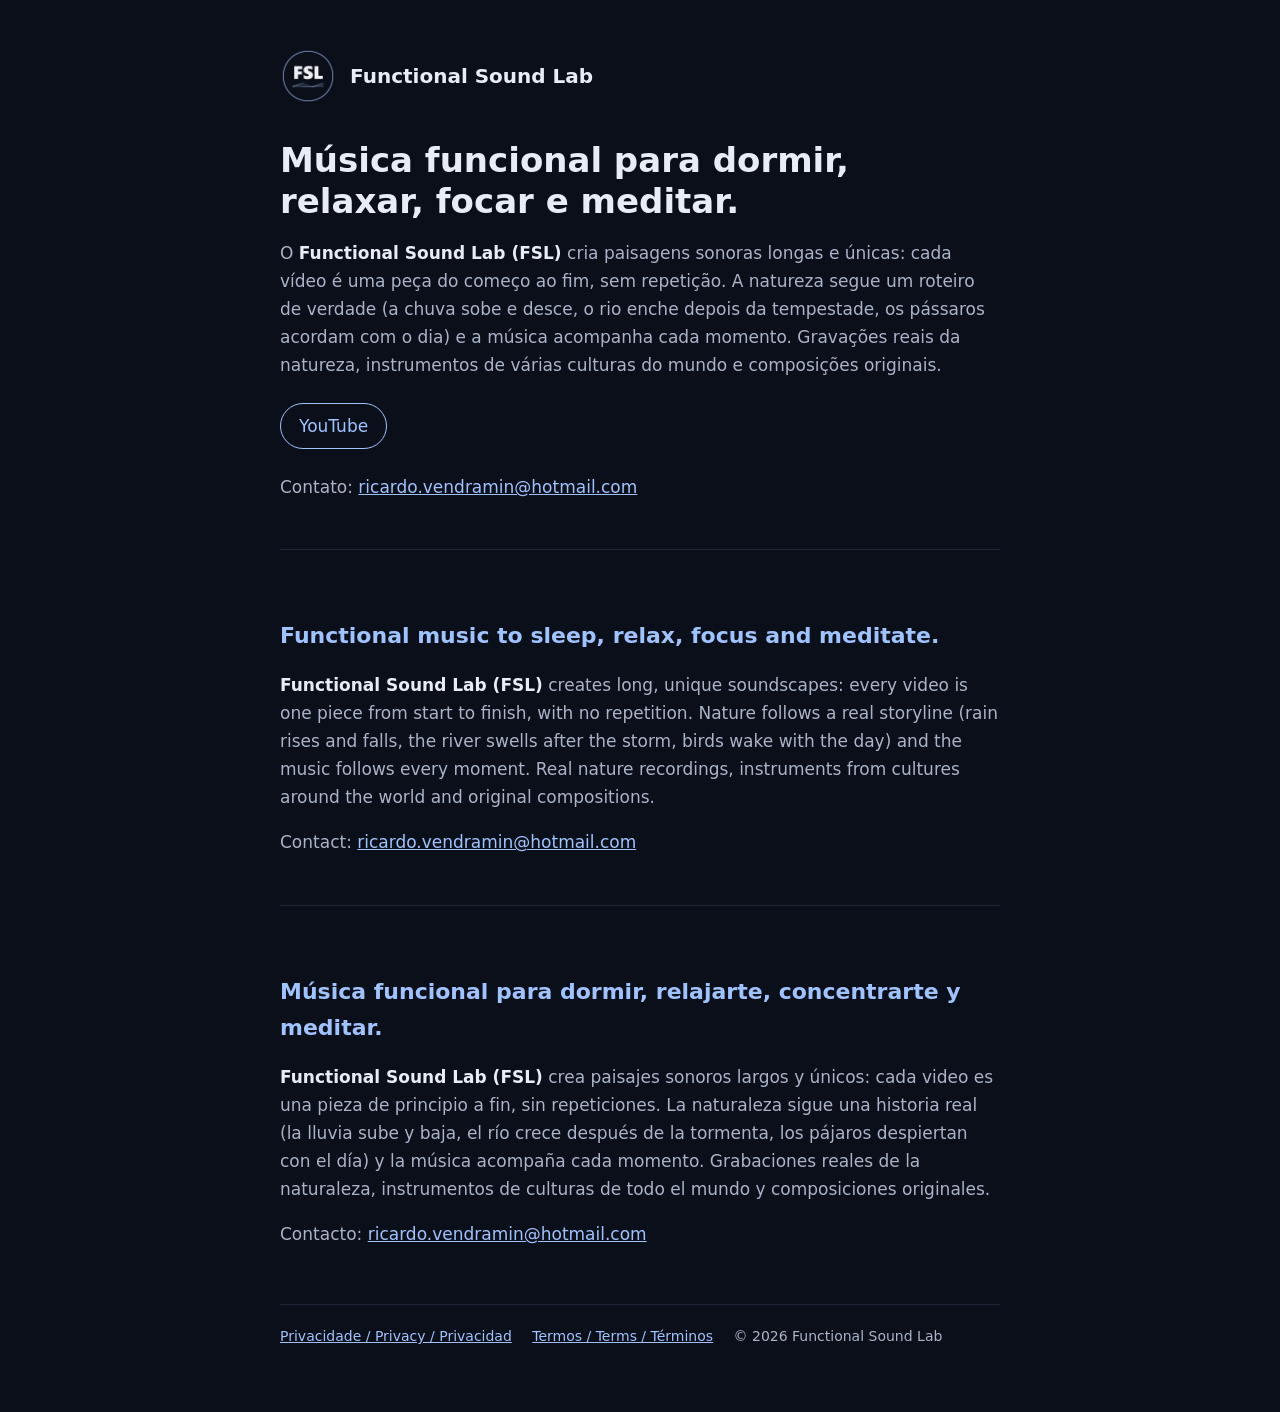
<file: index.html>
<!doctype html>
<html lang="pt-BR">
<head>
<meta charset="utf-8">
<meta name="viewport" content="width=device-width, initial-scale=1">
<title>Functional Sound Lab</title>
<meta name="description" content="Functional Sound Lab: música funcional para dormir, relaxar, focar e meditar. Functional music to sleep, relax, focus and meditate.">
<link rel="icon" href="logo.png">
<link rel="stylesheet" href="estilo.css">
</head>
<body>
<main>
<header><img src="logo.png" alt="FSL"><a href="index.html">Functional Sound Lab</a></header>

<h1>Música funcional para dormir, relaxar, focar e meditar.</h1>
<p>O <strong>Functional Sound Lab (FSL)</strong> cria paisagens sonoras longas e únicas: cada vídeo é uma peça
do começo ao fim, sem repetição. A natureza segue um roteiro de verdade (a chuva sobe e desce, o rio enche
depois da tempestade, os pássaros acordam com o dia) e a música acompanha cada momento. Gravações reais da
natureza, instrumentos de várias culturas do mundo e composições originais.</p>
<div class="botoes">
  <a href="https://www.youtube.com/@FunctionalSoundLab">YouTube</a>
</div>
<p>Contato: <a href="mailto:ricardo.vendramin@hotmail.com">ricardo.vendramin@hotmail.com</a></p>

<section class="idioma" lang="en">
<h2>Functional music to sleep, relax, focus and meditate.</h2>
<p><strong>Functional Sound Lab (FSL)</strong> creates long, unique soundscapes: every video is one piece from
start to finish, with no repetition. Nature follows a real storyline (rain rises and falls, the river swells
after the storm, birds wake with the day) and the music follows every moment. Real nature recordings,
instruments from cultures around the world and original compositions.</p>
<p>Contact: <a href="mailto:ricardo.vendramin@hotmail.com">ricardo.vendramin@hotmail.com</a></p>
</section>

<section class="idioma" lang="es">
<h2>Música funcional para dormir, relajarte, concentrarte y meditar.</h2>
<p><strong>Functional Sound Lab (FSL)</strong> crea paisajes sonoros largos y únicos: cada video es una pieza de
principio a fin, sin repeticiones. La naturaleza sigue una historia real (la lluvia sube y baja, el río crece
después de la tormenta, los pájaros despiertan con el día) y la música acompaña cada momento. Grabaciones reales
de la naturaleza, instrumentos de culturas de todo el mundo y composiciones originales.</p>
<p>Contacto: <a href="mailto:ricardo.vendramin@hotmail.com">ricardo.vendramin@hotmail.com</a></p>
</section>

<footer>
  <a href="privacidade.html">Privacidade / Privacy / Privacidad</a>
  <a href="termos.html">Termos / Terms / Términos</a>
  <span>© 2026 Functional Sound Lab</span>
</footer>
</main>
</body>
</html>
</file>
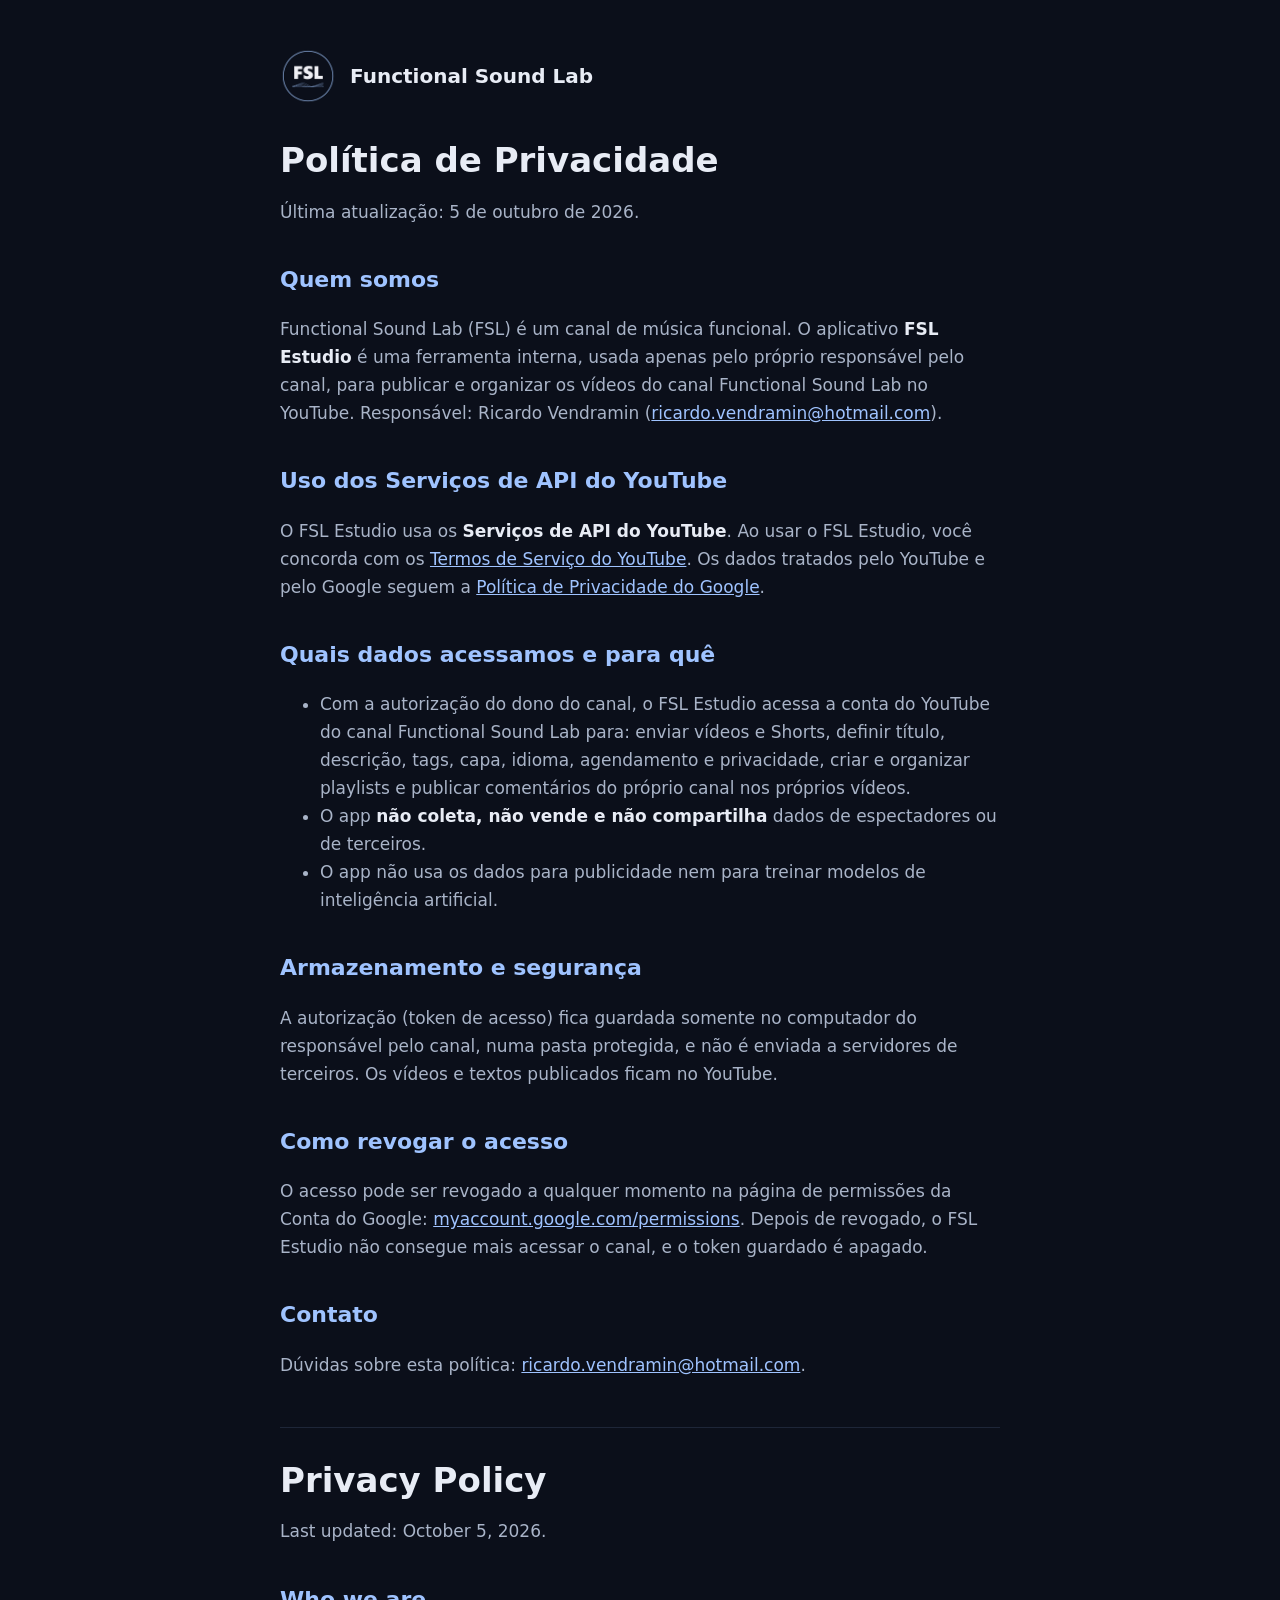
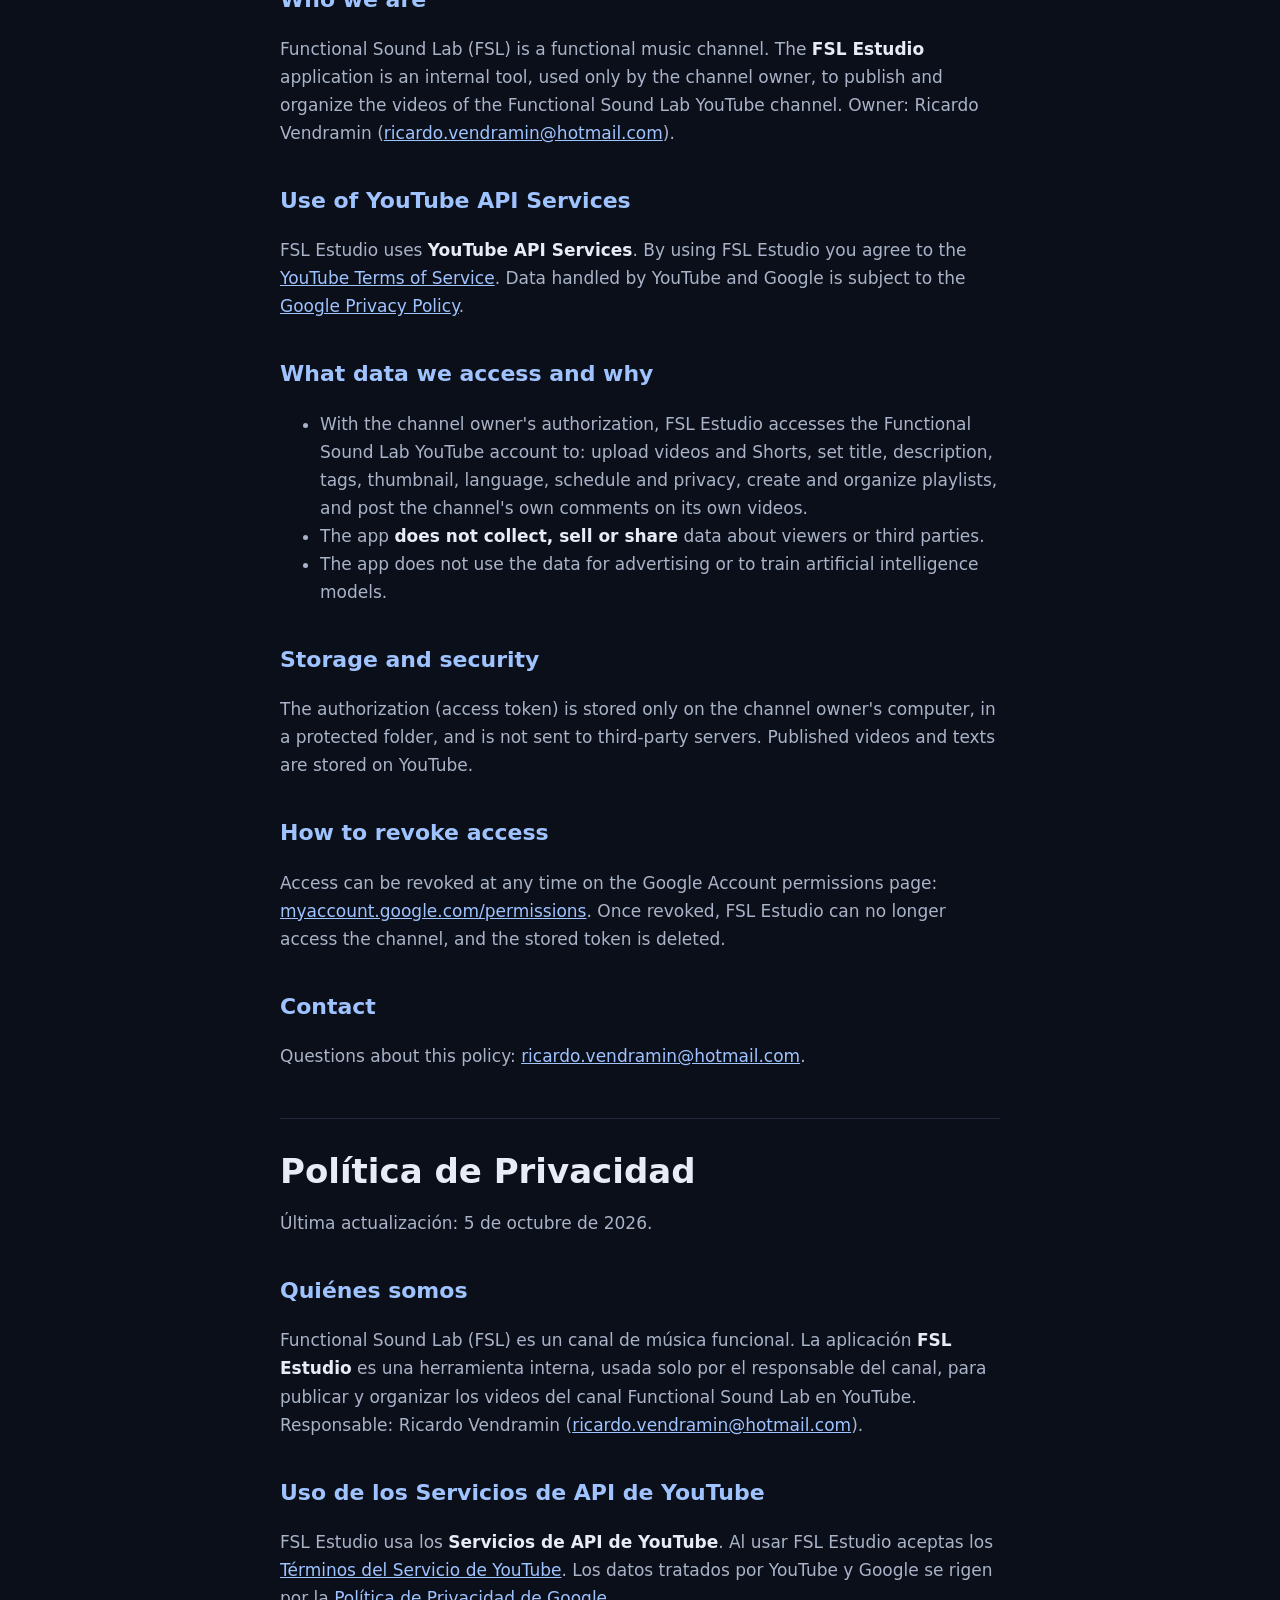
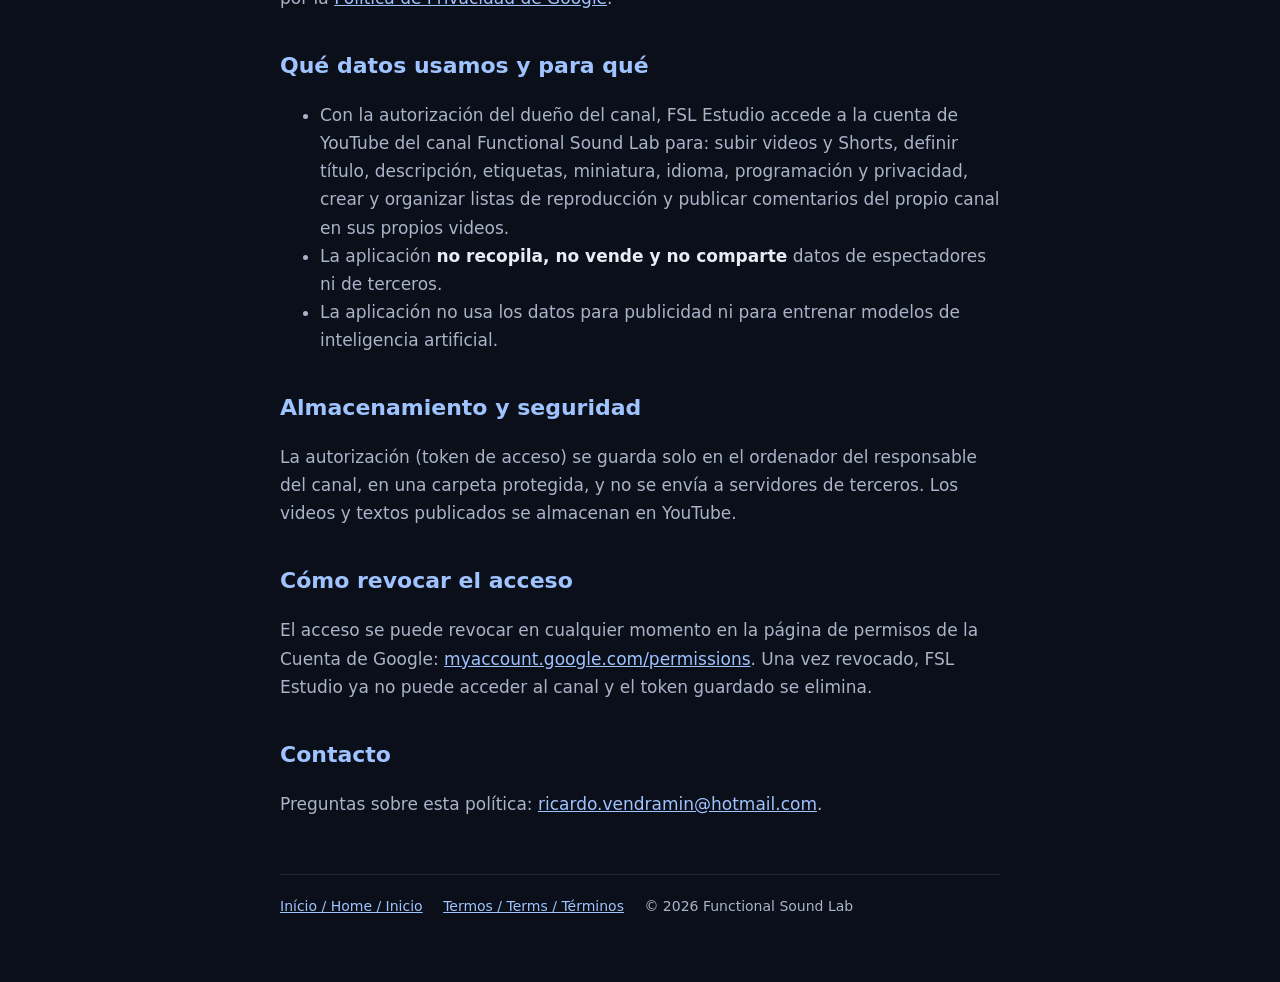
<file: privacidade.html>
<!doctype html>
<html lang="pt-BR">
<head>
<meta charset="utf-8">
<meta name="viewport" content="width=device-width, initial-scale=1">
<title>Política de Privacidade | Functional Sound Lab</title>
<link rel="icon" href="logo.png">
<link rel="stylesheet" href="estilo.css">
</head>
<body>
<main>
<header><img src="logo.png" alt="FSL"><a href="index.html">Functional Sound Lab</a></header>

<h1>Política de Privacidade</h1>
<p>Última atualização: 5 de outubro de 2026.</p>

<h2>Quem somos</h2>
<p>Functional Sound Lab (FSL) é um canal de música funcional. O aplicativo <strong>FSL Estudio</strong> é uma
ferramenta interna, usada apenas pelo próprio responsável pelo canal, para publicar e organizar os vídeos do
canal Functional Sound Lab no YouTube. Responsável: Ricardo Vendramin
(<a href="mailto:ricardo.vendramin@hotmail.com">ricardo.vendramin@hotmail.com</a>).</p>

<h2>Uso dos Serviços de API do YouTube</h2>
<p>O FSL Estudio usa os <strong>Serviços de API do YouTube</strong>. Ao usar o FSL Estudio, você concorda com os
<a href="https://www.youtube.com/t/terms">Termos de Serviço do YouTube</a>. Os dados tratados pelo YouTube e pelo
Google seguem a <a href="https://policies.google.com/privacy">Política de Privacidade do Google</a>.</p>

<h2>Quais dados acessamos e para quê</h2>
<ul>
  <li>Com a autorização do dono do canal, o FSL Estudio acessa a conta do YouTube do canal Functional Sound Lab
  para: enviar vídeos e Shorts, definir título, descrição, tags, capa, idioma, agendamento e privacidade, criar
  e organizar playlists e publicar comentários do próprio canal nos próprios vídeos.</li>
  <li>O app <strong>não coleta, não vende e não compartilha</strong> dados de espectadores ou de terceiros.</li>
  <li>O app não usa os dados para publicidade nem para treinar modelos de inteligência artificial.</li>
</ul>

<h2>Armazenamento e segurança</h2>
<p>A autorização (token de acesso) fica guardada somente no computador do responsável pelo canal, numa pasta
protegida, e não é enviada a servidores de terceiros. Os vídeos e textos publicados ficam no YouTube.</p>

<h2>Como revogar o acesso</h2>
<p>O acesso pode ser revogado a qualquer momento na página de permissões da Conta do Google:
<a href="https://myaccount.google.com/permissions">myaccount.google.com/permissions</a>. Depois de revogado, o
FSL Estudio não consegue mais acessar o canal, e o token guardado é apagado.</p>

<h2>Contato</h2>
<p>Dúvidas sobre esta política: <a href="mailto:ricardo.vendramin@hotmail.com">ricardo.vendramin@hotmail.com</a>.</p>

<section class="idioma" lang="en">
<h1>Privacy Policy</h1>
<p>Last updated: October 5, 2026.</p>
<h2>Who we are</h2>
<p>Functional Sound Lab (FSL) is a functional music channel. The <strong>FSL Estudio</strong> application is an
internal tool, used only by the channel owner, to publish and organize the videos of the Functional Sound Lab
YouTube channel. Owner: Ricardo Vendramin (<a href="mailto:ricardo.vendramin@hotmail.com">ricardo.vendramin@hotmail.com</a>).</p>
<h2>Use of YouTube API Services</h2>
<p>FSL Estudio uses <strong>YouTube API Services</strong>. By using FSL Estudio you agree to the
<a href="https://www.youtube.com/t/terms">YouTube Terms of Service</a>. Data handled by YouTube and Google is
subject to the <a href="https://policies.google.com/privacy">Google Privacy Policy</a>.</p>
<h2>What data we access and why</h2>
<ul>
  <li>With the channel owner's authorization, FSL Estudio accesses the Functional Sound Lab YouTube account to:
  upload videos and Shorts, set title, description, tags, thumbnail, language, schedule and privacy, create and
  organize playlists, and post the channel's own comments on its own videos.</li>
  <li>The app <strong>does not collect, sell or share</strong> data about viewers or third parties.</li>
  <li>The app does not use the data for advertising or to train artificial intelligence models.</li>
</ul>
<h2>Storage and security</h2>
<p>The authorization (access token) is stored only on the channel owner's computer, in a protected folder, and is
not sent to third-party servers. Published videos and texts are stored on YouTube.</p>
<h2>How to revoke access</h2>
<p>Access can be revoked at any time on the Google Account permissions page:
<a href="https://myaccount.google.com/permissions">myaccount.google.com/permissions</a>. Once revoked, FSL Estudio
can no longer access the channel, and the stored token is deleted.</p>
<h2>Contact</h2>
<p>Questions about this policy: <a href="mailto:ricardo.vendramin@hotmail.com">ricardo.vendramin@hotmail.com</a>.</p>
</section>

<section class="idioma" lang="es">
<h1>Política de Privacidad</h1>
<p>Última actualización: 5 de octubre de 2026.</p>
<h2>Quiénes somos</h2>
<p>Functional Sound Lab (FSL) es un canal de música funcional. La aplicación <strong>FSL Estudio</strong> es una
herramienta interna, usada solo por el responsable del canal, para publicar y organizar los videos del canal
Functional Sound Lab en YouTube. Responsable: Ricardo Vendramin (<a href="mailto:ricardo.vendramin@hotmail.com">ricardo.vendramin@hotmail.com</a>).</p>
<h2>Uso de los Servicios de API de YouTube</h2>
<p>FSL Estudio usa los <strong>Servicios de API de YouTube</strong>. Al usar FSL Estudio aceptas los
<a href="https://www.youtube.com/t/terms">Términos del Servicio de YouTube</a>. Los datos tratados por YouTube y
Google se rigen por la <a href="https://policies.google.com/privacy">Política de Privacidad de Google</a>.</p>
<h2>Qué datos usamos y para qué</h2>
<ul>
  <li>Con la autorización del dueño del canal, FSL Estudio accede a la cuenta de YouTube del canal Functional
  Sound Lab para: subir videos y Shorts, definir título, descripción, etiquetas, miniatura, idioma, programación y
  privacidad, crear y organizar listas de reproducción y publicar comentarios del propio canal en sus propios
  videos.</li>
  <li>La aplicación <strong>no recopila, no vende y no comparte</strong> datos de espectadores ni de terceros.</li>
  <li>La aplicación no usa los datos para publicidad ni para entrenar modelos de inteligencia artificial.</li>
</ul>
<h2>Almacenamiento y seguridad</h2>
<p>La autorización (token de acceso) se guarda solo en el ordenador del responsable del canal, en una carpeta
protegida, y no se envía a servidores de terceros. Los videos y textos publicados se almacenan en YouTube.</p>
<h2>Cómo revocar el acceso</h2>
<p>El acceso se puede revocar en cualquier momento en la página de permisos de la Cuenta de Google:
<a href="https://myaccount.google.com/permissions">myaccount.google.com/permissions</a>. Una vez revocado, FSL
Estudio ya no puede acceder al canal y el token guardado se elimina.</p>
<h2>Contacto</h2>
<p>Preguntas sobre esta política: <a href="mailto:ricardo.vendramin@hotmail.com">ricardo.vendramin@hotmail.com</a>.</p>
</section>

<footer>
  <a href="index.html">Início / Home / Inicio</a>
  <a href="termos.html">Termos / Terms / Términos</a>
  <span>© 2026 Functional Sound Lab</span>
</footer>
</main>
</body>
</html>
</file>
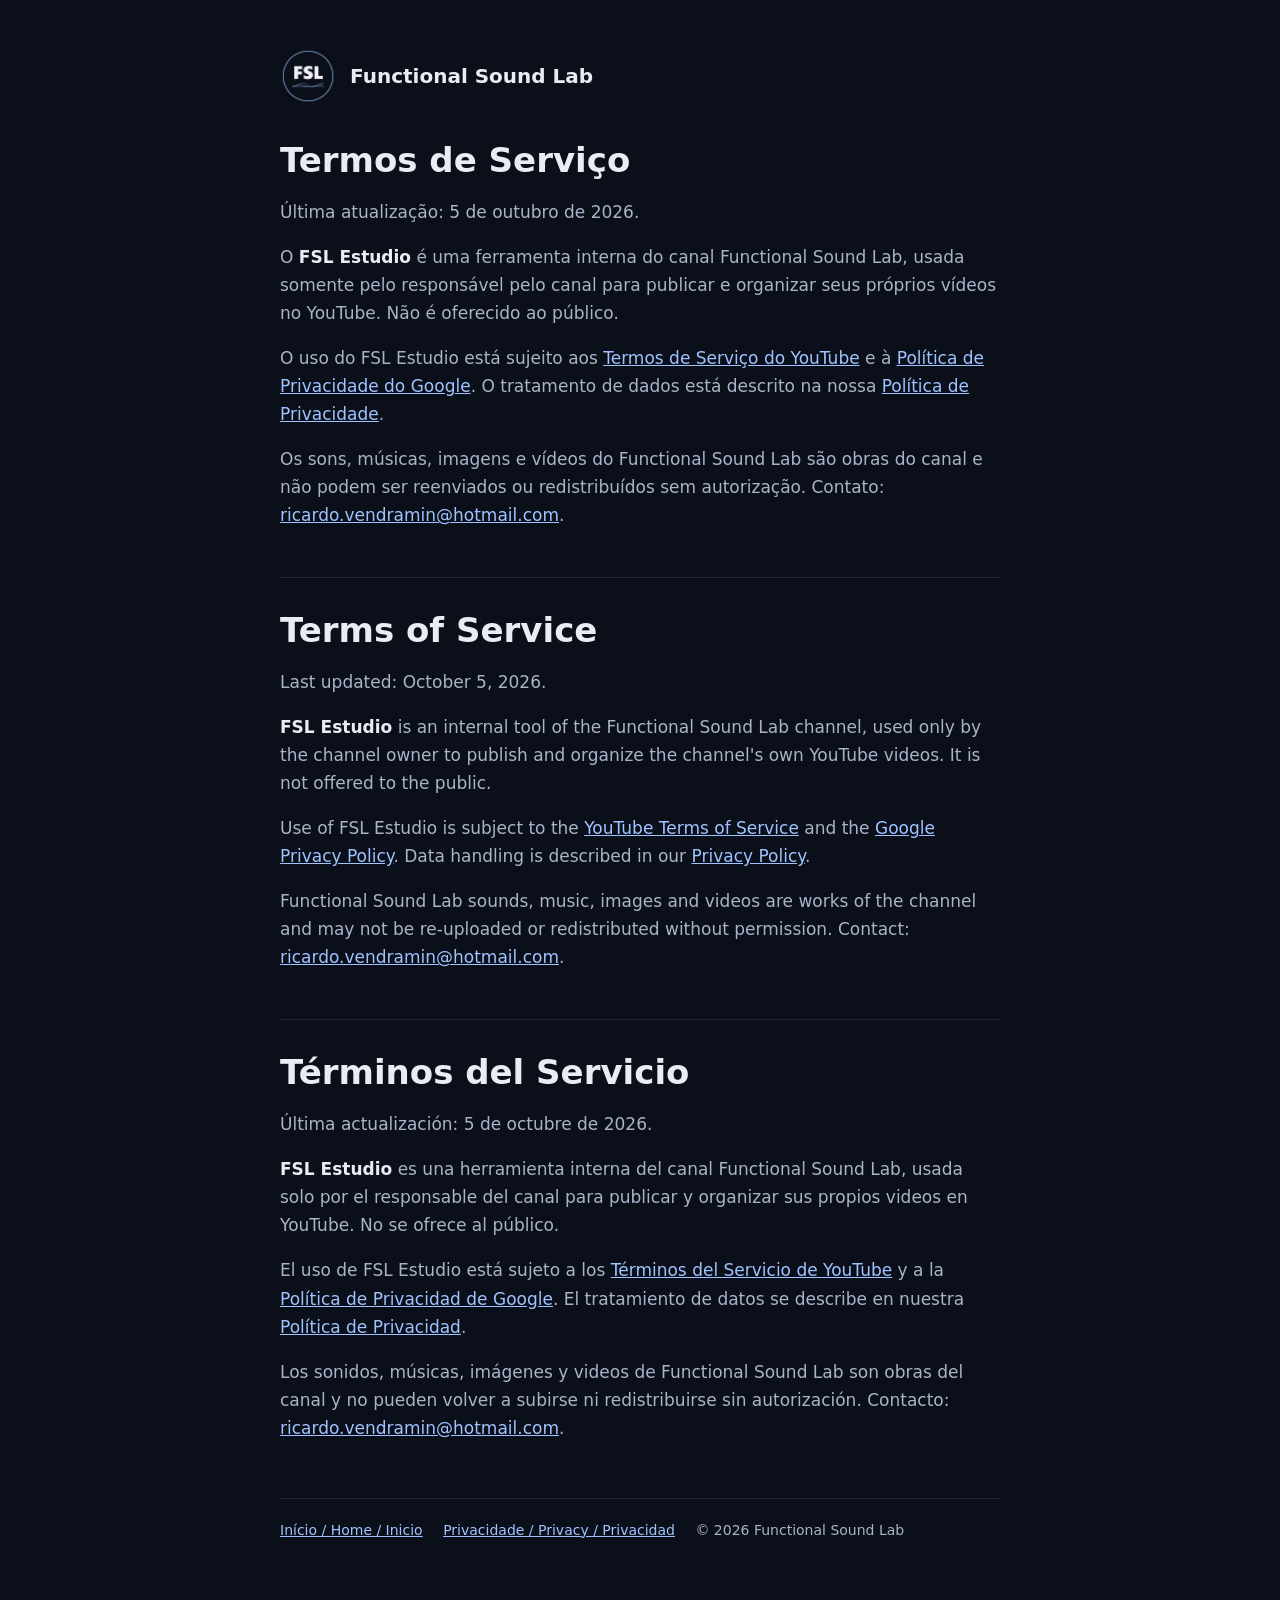
<file: termos.html>
<!doctype html>
<html lang="pt-BR">
<head>
<meta charset="utf-8">
<meta name="viewport" content="width=device-width, initial-scale=1">
<title>Termos de Serviço | Functional Sound Lab</title>
<link rel="icon" href="logo.png">
<link rel="stylesheet" href="estilo.css">
</head>
<body>
<main>
<header><img src="logo.png" alt="FSL"><a href="index.html">Functional Sound Lab</a></header>

<h1>Termos de Serviço</h1>
<p>Última atualização: 5 de outubro de 2026.</p>
<p>O <strong>FSL Estudio</strong> é uma ferramenta interna do canal Functional Sound Lab, usada somente pelo
responsável pelo canal para publicar e organizar seus próprios vídeos no YouTube. Não é oferecido ao público.</p>
<p>O uso do FSL Estudio está sujeito aos <a href="https://www.youtube.com/t/terms">Termos de Serviço do
YouTube</a> e à <a href="https://policies.google.com/privacy">Política de Privacidade do Google</a>. O tratamento de
dados está descrito na nossa <a href="privacidade.html">Política de Privacidade</a>.</p>
<p>Os sons, músicas, imagens e vídeos do Functional Sound Lab são obras do canal e não podem ser reenviados ou
redistribuídos sem autorização. Contato:
<a href="mailto:ricardo.vendramin@hotmail.com">ricardo.vendramin@hotmail.com</a>.</p>

<section class="idioma" lang="en">
<h1>Terms of Service</h1>
<p>Last updated: October 5, 2026.</p>
<p><strong>FSL Estudio</strong> is an internal tool of the Functional Sound Lab channel, used only by the channel
owner to publish and organize the channel's own YouTube videos. It is not offered to the public.</p>
<p>Use of FSL Estudio is subject to the <a href="https://www.youtube.com/t/terms">YouTube Terms of Service</a> and
the <a href="https://policies.google.com/privacy">Google Privacy Policy</a>. Data handling is described in our
<a href="privacidade.html">Privacy Policy</a>.</p>
<p>Functional Sound Lab sounds, music, images and videos are works of the channel and may not be re-uploaded or
redistributed without permission. Contact:
<a href="mailto:ricardo.vendramin@hotmail.com">ricardo.vendramin@hotmail.com</a>.</p>
</section>

<section class="idioma" lang="es">
<h1>Términos del Servicio</h1>
<p>Última actualización: 5 de octubre de 2026.</p>
<p><strong>FSL Estudio</strong> es una herramienta interna del canal Functional Sound Lab, usada solo por el
responsable del canal para publicar y organizar sus propios videos en YouTube. No se ofrece al público.</p>
<p>El uso de FSL Estudio está sujeto a los <a href="https://www.youtube.com/t/terms">Términos del Servicio de
YouTube</a> y a la <a href="https://policies.google.com/privacy">Política de Privacidad de Google</a>. El
tratamiento de datos se describe en nuestra <a href="privacidade.html">Política de Privacidad</a>.</p>
<p>Los sonidos, músicas, imágenes y videos de Functional Sound Lab son obras del canal y no pueden volver a subirse
ni redistribuirse sin autorización. Contacto: <a href="mailto:ricardo.vendramin@hotmail.com">ricardo.vendramin@hotmail.com</a>.</p>
</section>

<footer>
  <a href="index.html">Início / Home / Inicio</a>
  <a href="privacidade.html">Privacidade / Privacy / Privacidad</a>
  <span>© 2026 Functional Sound Lab</span>
</footer>
</main>
</body>
</html>
</file>
<file: estilo.css>
:root { --fundo: #0b0f1a; --texto: #e8ecf5; --suave: #a9b4c8; --destaque: #9fc3ff; --linha: #1e2638; }
* { box-sizing: border-box; }
body { margin: 0; background: var(--fundo); color: var(--texto); font: 17px/1.65 system-ui, -apple-system, "Segoe UI", Roboto, sans-serif; }
main { max-width: 760px; margin: 0 auto; padding: 48px 20px 64px; }
header { display: flex; align-items: center; gap: 14px; margin-bottom: 36px; }
header img { width: 56px; height: 56px; border-radius: 50%; }
header a { color: var(--texto); text-decoration: none; font-weight: 700; font-size: 20px; }
h1 { font-size: 34px; line-height: 1.2; margin: 0 0 12px; }
h2 { font-size: 22px; margin: 36px 0 8px; color: var(--destaque); }
p, li { color: var(--suave); }
strong { color: var(--texto); }
a { color: var(--destaque); }
.idioma { border-top: 1px solid var(--linha); margin-top: 48px; padding-top: 32px; }
.botoes { display: flex; flex-wrap: wrap; gap: 12px; margin: 24px 0; }
.botoes a { border: 1px solid var(--destaque); border-radius: 999px; padding: 8px 18px; text-decoration: none; }
footer { border-top: 1px solid var(--linha); margin-top: 56px; padding-top: 20px; font-size: 14px; color: var(--suave); }
footer a { margin-right: 16px; }
</file>
